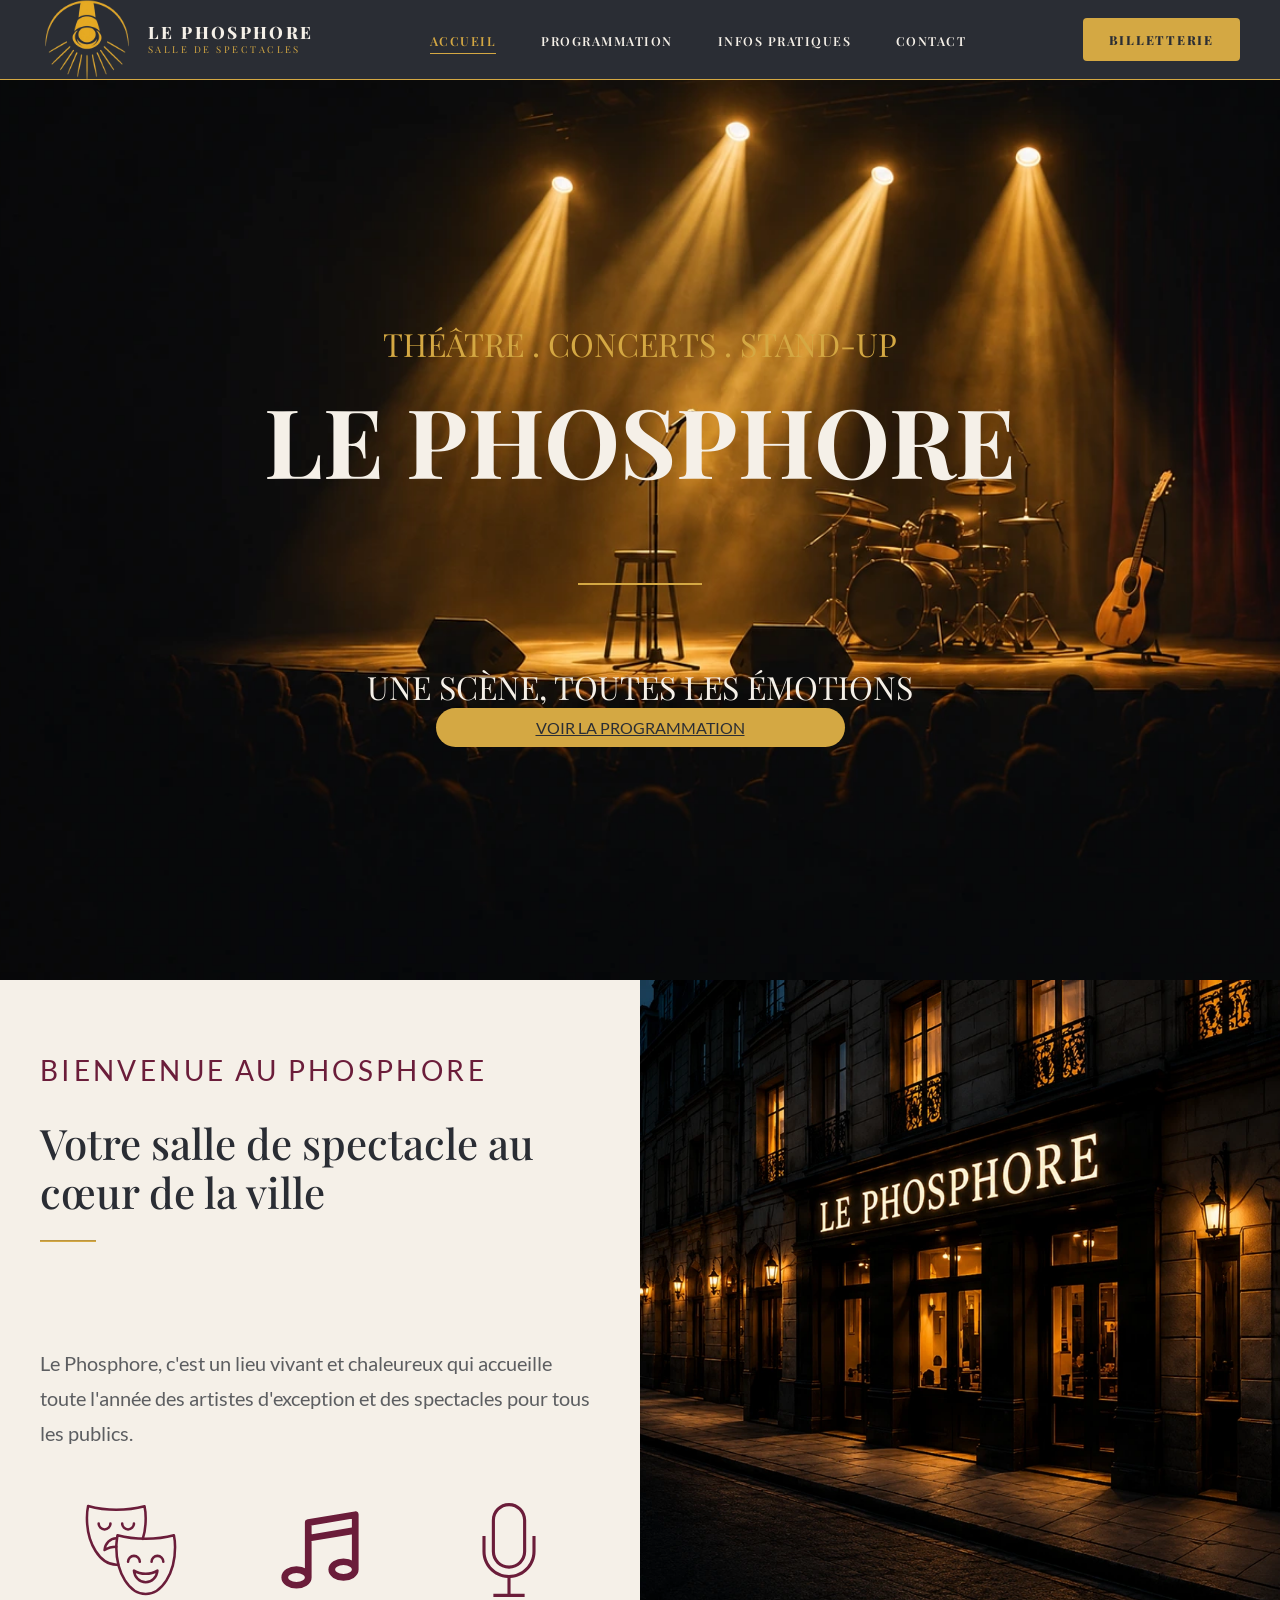
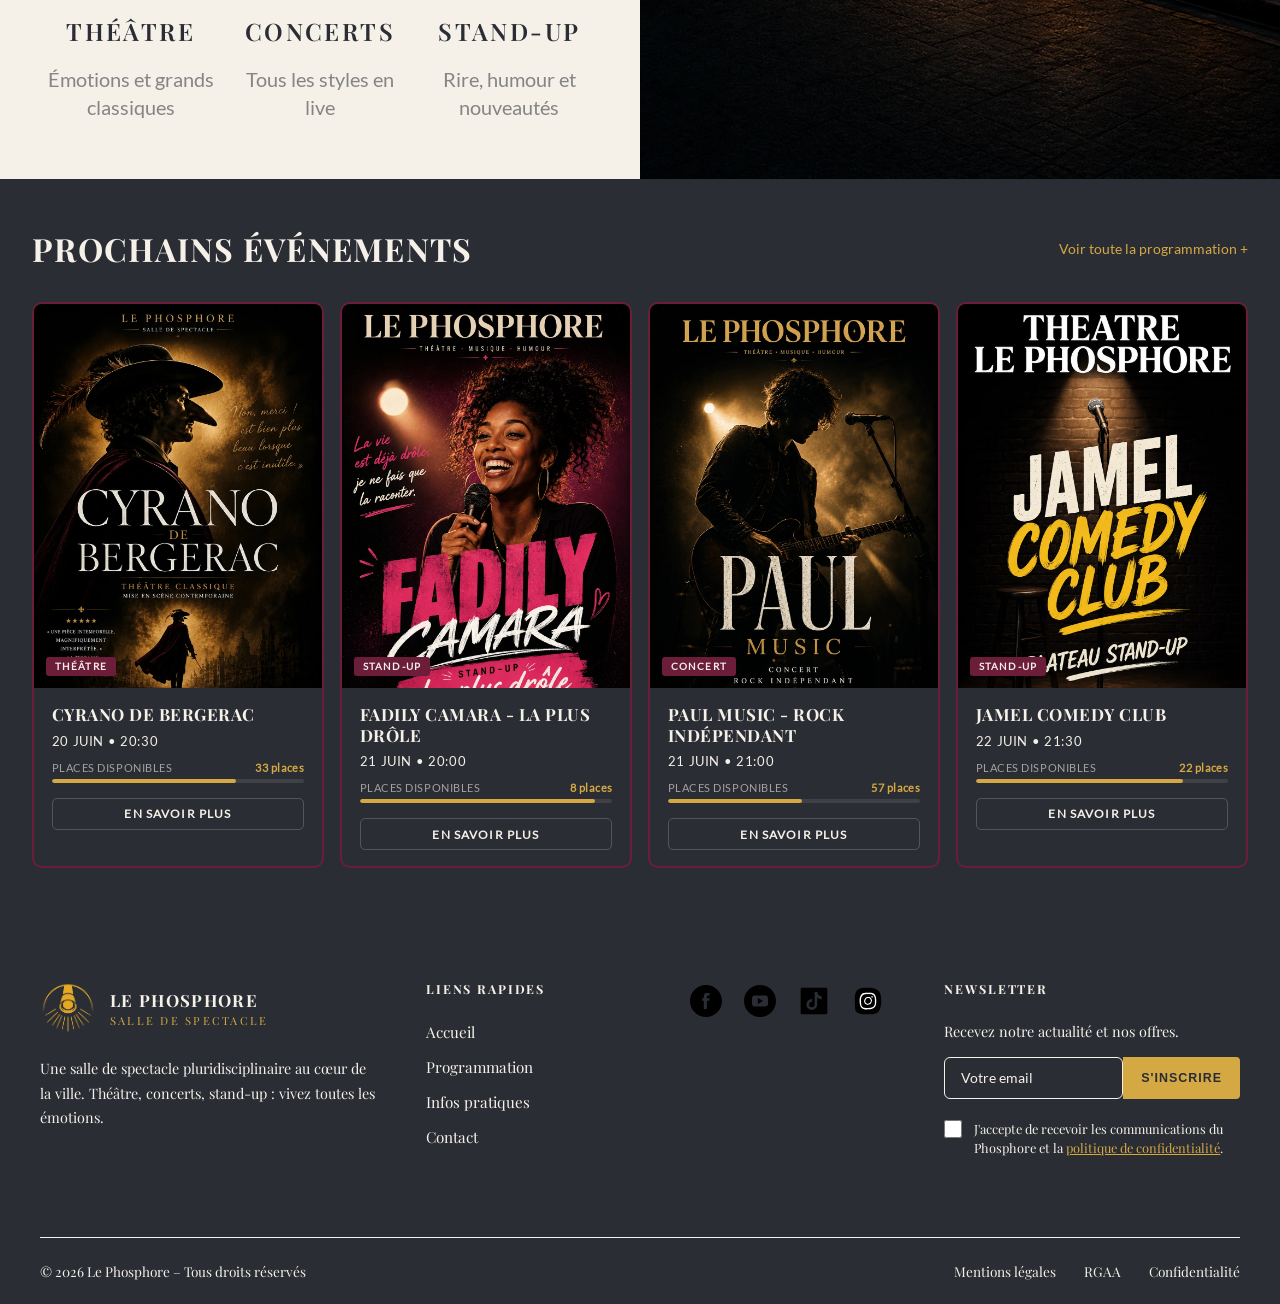
<file: index.html>
<!doctype html>
<html lang="fr">
  <head>
    <meta charset="UTF-8" />
    <meta name="viewport" content="width=device-width, initial-scale=1.0" />
    <!-- SEO meta description for search engines -->
    <meta
      name="description"
      content="Le Phosphore, salle de spectacle parisienne : théâtre, concerts et stand-up. Découvrez la programmation et réservez vos places."
    />
    <title>Le Phosphore — Salle de spectacle</title>
    <link rel="stylesheet" href="./css/style.min.css" />
    <link rel="icon" href="./img/picto-removebg-preview.webp" />
  </head>
  <body>
    <!-- Intro animation overlay: black fade + curtain opening effect on page load -->
    <div id="intro-animation">
      <div class="fade-black"></div>

      <div class="curtain curtain-left"></div>
      <div class="curtain curtain-right"></div>
    </div>
    <main>
      <!-- Hero section: full-viewport intro with title and CTA -->
      <section class="hero">
        <!-- Placeholder div, filled via jQuery .load() at the bottom of the page -->
        <div id="header"></div>

        <div class="hero__text">
          <div class="hero-1">
            <div class="hero-theme gold">théâtre . concerts . stand-up</div>
            <div><h1 class="hero-title">le phosphore</h1></div>
          </div>
          <hr />
          <div>
            <div class="hero-theme">Une scène, toutes les émotions</div>
            <div>
              <!-- Main CTA linking to the full programmation page -->
              <a href="./pages/programmation.html" class="hero-button"
                >VOIR LA PROGRAMMATION</a
              >
            </div>
          </div>
        </div>
      </section>

      <!-- Bio section: presentation of the venue + the 3 types of shows offered -->
      <section class="bio">
        <article class="bio-info">
          <p class="bio-title">bienvenue au phosphore</p>
          <h2>Votre salle de spectacle au cœur de la ville</h2>
          <hr />
          <p class="bio-text">
            Le Phosphore, c'est un lieu vivant et chaleureux qui accueille toute
            l'année des artistes d'exception et des spectacles pour tous les
            publics.
          </p>

          <!-- 3 feature cards: theatre / concerts / stand-up, each with icon + title + short description -->
          <ul class="bio-features">
            <li>
              <img
                src="./img/favicon_io/icons-theatre.svg"
                alt="theatre"
                class="bio-feature-icon"
              />
              <h3>Théâtre</h3>
              <p>Émotions et grands classiques</p>
            </li>
            <li>
              <img
                src="./img/favicon_io/music-svgrepo-com-1.svg"
                alt="concerts"
                class="bio-feature-icon"
              />
              <h3>Concerts</h3>
              <p>Tous les styles en live</p>
            </li>
            <li>
              <img
                src="./img/favicon_io/micro-svgrepo-com-1.svg"
                alt="stand-up"
                class="bio-feature-icon"
              />
              <h3>Stand-up</h3>
              <p>Rire, humour et nouveautés</p>
            </li>
          </ul>
        </article>

        <!-- Decorative photo of the venue's facade -->
        <figure class="bio-img">
          <img src="./img/phosphore.webp" alt="Façade du Phosphore" />
        </figure>
      </section>

      <!-- Upcoming events preview: header + link to full schedule, grid populated dynamically by JS -->
      <section class="programmation">
        <div class="programmation__header">
          <h2 class="programmation__title">Prochains Événements</h2>
          <a href="./pages/programmation.html" class="programmation__link"
            >Voir toute la programmation +</a
          >
        </div>
        <!-- Empty container, filled at runtime by index-programmation.js (fetches spectacles.json) -->
        <div class="programmation__grid" id="programmation-grid"></div>
      </section>

      <!-- Placeholder div, filled via jQuery .load() at the bottom of the page -->
      <div id="footer"></div>
    </main>

    <!-- jQuery, required for the .load() calls below -->
    <script src="https://code.jquery.com/jquery-3.7.1.min.js"></script>
    <script src="./js/header.js"></script>
    <script src="./js/index-programmation.js"></script>
    <script>
      // Inject shared header/footer HTML into their placeholder divs
      $("#header").load("/pages/header.html");
      $("#footer").load("/pages/footer.html");
    </script>
  </body>
</html>
</file>
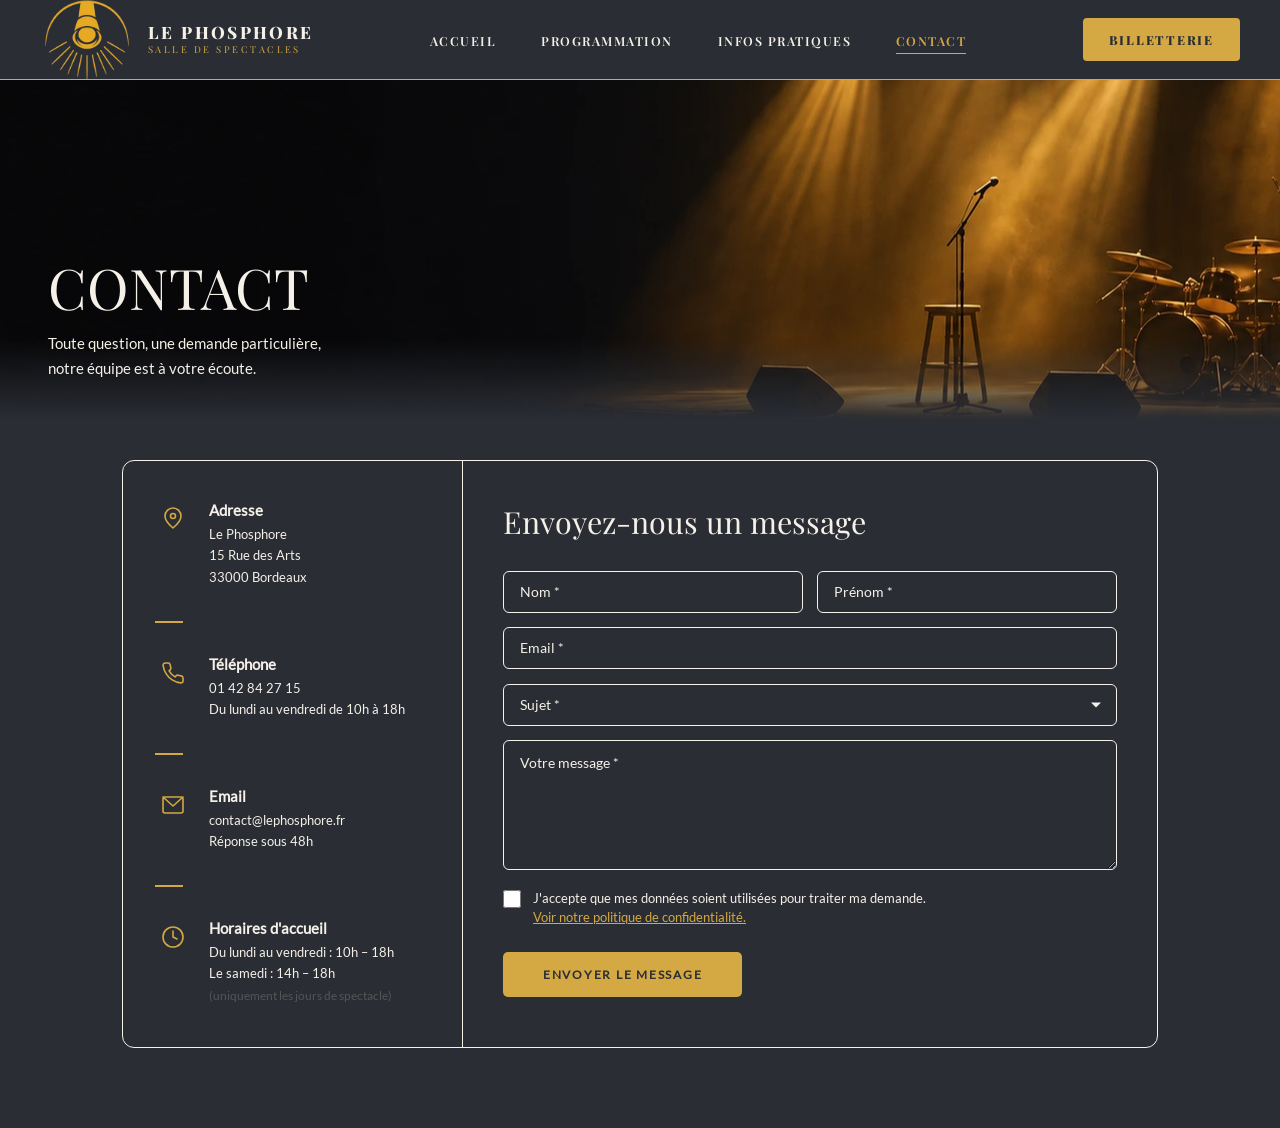
<file: pages/contact.html>
<!doctype html>
<html lang="fr">
  <head>
    <meta charset="UTF-8" />
    <meta name="viewport" content="width=device-width, initial-scale=1.0" />
    <meta
      name="description"
      content="Le Phosphore, salle de spectacle parisienne : théâtre, concerts et stand-up. Découvrez la programmation et réservez vos places."
    />
    <!-- Generic placeholder title, not yet customized for this page -->
    <title>Contact</title>
    <link rel="stylesheet" href="/css/style.min.css" />
    <link rel="icon" href="/img/picto-removebg-preview.webp" />
  </head>
  <!-- .info-contact applies the dark background + full-height styling for this page -->
  <body class="info-contact">
    <!-- Placeholder div, filled via jQuery .load() at the bottom of the page -->
    <div id="header"></div>

    <!-- Hero banner: background image + page title -->
    <div class="contact">
      <div class="contact__bg"></div>
      <div class="contact__fade"></div>
      <div class="contact__content">
        <h1>Contact</h1>
        <p>
          Toute question, une demande particulière,<br />notre équipe est à
          votre écoute.
        </p>
      </div>
    </div>

    <!-- Centered wrapper holding the contact info card + form -->
    <div class="contact-wrap">
      <div class="contact-panel">
        <!-- Left column: address, phone, email, opening hours -->
        <aside class="contact-info">
          <!-- Address block -->
          <div class="info-item">
            <div class="info-item__icon">
              <svg viewBox="0 0 24 24">
                <path
                  d="M12 21s-8-6.686-8-12a8 8 0 0 1 16 0c0 5.314-8 12-8 12z"
                />
                <circle cx="12" cy="9" r="2.5" />
              </svg>
            </div>
            <div class="info-item__text">
              <p class="info-item__title">Adresse</p>
              <p class="info-item__detail">
                Le Phosphore<br />15 Rue des Arts<br />33000 Bordeaux
              </p>
            </div>
          </div>

          <hr class="info-divider" />

          <!-- Phone block -->
          <div class="info-item">
            <div class="info-item__icon">
              <svg viewBox="0 0 24 24">
                <path
                  d="M22 16.92v3a2 2 0 0 1-2.18 2 19.8 19.8 0 0 1-8.63-3.07A19.5 19.5 0 0 1 5.2 12.9 19.8 19.8 0 0 1 2.12 4.3 2 2 0 0 1 4.11 2h3a2 2 0 0 1 2 1.72 12.8 12.8 0 0 0 .7 2.81 2 2 0 0 1-.45 2.11L8.09 9.91a16 16 0 0 0 6 6l1.27-1.27a2 2 0 0 1 2.11-.45 12.8 12.8 0 0 0 2.81.7A2 2 0 0 1 22 16.92z"
                />
              </svg>
            </div>
            <div class="info-item__text">
              <p class="info-item__title">Téléphone</p>
              <p class="info-item__detail">
                <a href="tel:0142842715">01 42 84 27 15</a><br />
                Du lundi au vendredi de 10h à 18h
              </p>
            </div>
          </div>

          <hr class="info-divider" />

          <!-- Email block -->
          <div class="info-item">
            <div class="info-item__icon">
              <svg viewBox="0 0 24 24">
                <rect x="2" y="4" width="20" height="16" rx="2" />
                <polyline points="2,4 12,13 22,4" />
              </svg>
            </div>
            <div class="info-item__text">
              <p class="info-item__title">Email</p>
              <p class="info-item__detail">
                <a href="mailto:contact@lephosphore.fr"
                  >contact@lephosphore.fr</a
                ><br />
                Réponse sous 48h
              </p>
            </div>
          </div>

          <hr class="info-divider" />

          <!-- Opening hours block -->
          <div class="info-item">
            <div class="info-item__icon">
              <svg viewBox="0 0 24 24">
                <circle cx="12" cy="12" r="10" />
                <polyline points="12,6 12,12 16,14" />
              </svg>
            </div>
            <div class="info-item__text">
              <p class="info-item__title">Horaires d'accueil</p>
              <p class="info-item__detail">
                Du lundi au vendredi : 10h – 18h<br />
                Le samedi : 14h – 18h<br />
                <!-- Inline style overrides the design system; hardcoded dark gray on a dark background -->
                <span style="color: #555; font-size: 0.78rem"
                  >(uniquement les jours de spectacle)</span
                >
              </p>
            </div>
          </div>
        </aside>

        <!-- Right column: contact form (note: not wrapped in an actual <form> element) -->
        <div class="contact-form">
          <h2>Envoyez-nous un message</h2>

          <div class="form-row">
            <!-- "Nom" / "Prénom" fields, side by side -->
            <input type="text" placeholder="Nom *" required />
            <input type="text" placeholder="Prénom *" required />
          </div>

          <div class="form-group">
            <input type="email" placeholder="Email *" required />
          </div>

          <div class="form-group">
            <!-- .select-wrap adds the custom dropdown arrow via CSS -->
            <div class="select-wrap">
              <select required>
                <option value="" disabled selected>Sujet *</option>
                <option>Réservation</option>
                <option>Partenariat</option>
                <option>Presse &amp; médias</option>
                <option>Projets</option>
                <option>Autre</option>
              </select>
            </div>
          </div>

          <div class="form-group">
            <textarea placeholder="Votre message *" required></textarea>
          </div>

          <!-- RGPD consent checkbox, required before submitting -->
          <div class="form-check">
            <input type="checkbox" id="rgpd" required />
            <label for="rgpd">
              J'accepte que mes données soient utilisées pour traiter ma
              demande.<br />
              <a href="#">Voir notre politique de confidentialité.</a>
            </label>
          </div>

          <button type="submit" class="btn-submit">Envoyer le message</button>
        </div>
      </div>
    </div>

    <!-- header.js loaded a second time here -->
    <script src="/js/header.js"></script>
    <script src="https://code.jquery.com/jquery-3.7.1.min.js"></script>
    <script>
      // Inject the shared header HTML into its placeholder div
      $("#header").load("/pages/header.html");
    </script>
  </body>
</html>
</file>
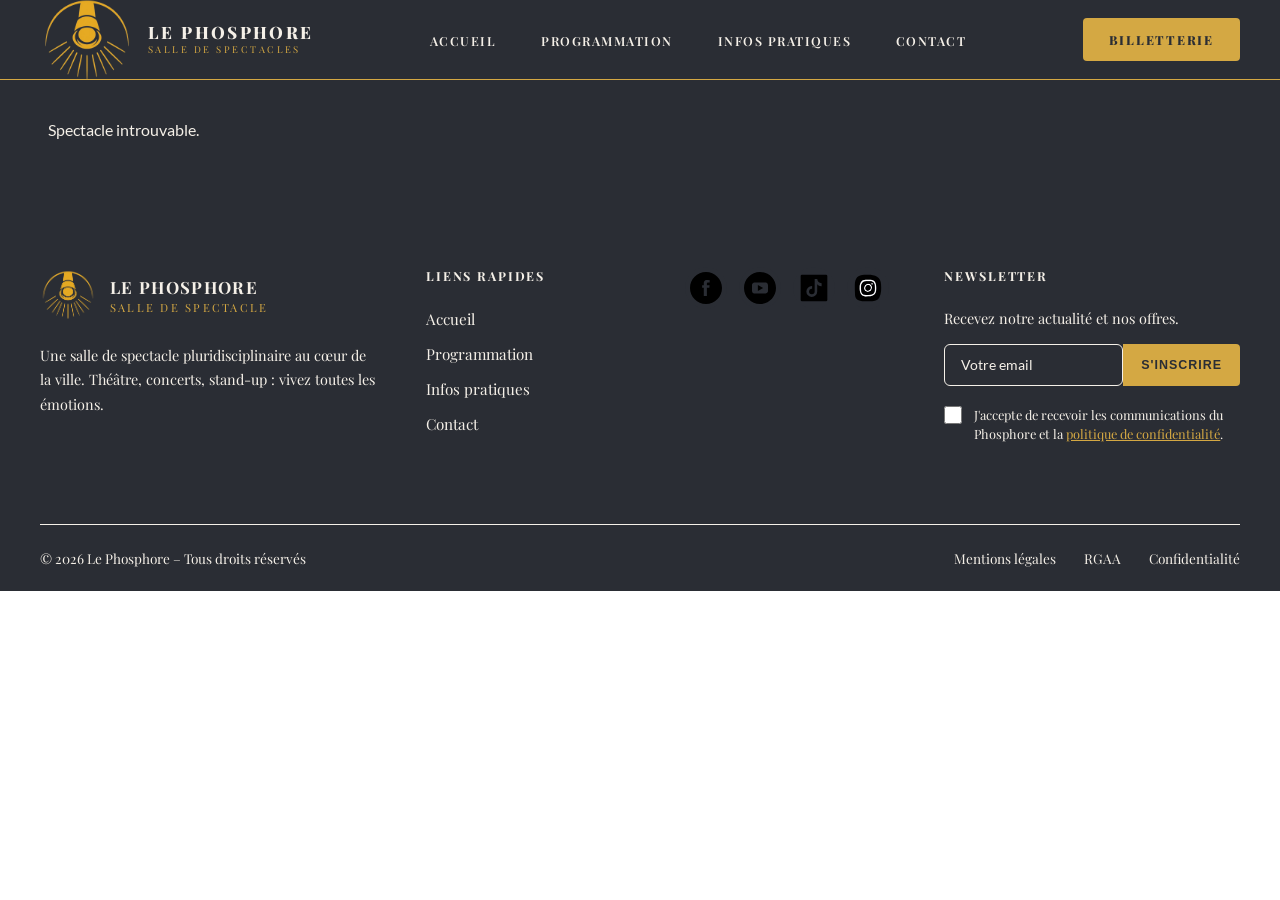
<file: pages/fiche-programmation.html>
<!doctype html>
<html lang="fr">
  <head>
    <meta charset="UTF-8" />
    <meta name="viewport" content="width=device-width, initial-scale=1.0" />
    <meta
      name="description"
      content="Le Phosphore, salle de spectacle parisienne : théâtre, concerts et stand-up. Découvrez la programmation et réservez vos places."
    />
    <!-- Generic page title, not dynamic per show — consider updating via JS once the show data loads -->
    <title>fiche programmation</title>
    <link rel="stylesheet" href="/css/style.min.css" />
    <link rel="icon" href="/img/picto-removebg-preview.webp" />
  </head>
  <body>
    <!-- Placeholder div, filled via jQuery .load() at the bottom of the page -->
    <div id="header"></div>

    <!-- Empty container, populated at runtime by fiche-programmation.js -->
    <!-- (likely reads a show ID from the URL query string, fetches spectacles.json, and injects the matching .fiche-spectacle markup) -->
    <section class="fiche-spectacle"></section>

    <!-- Placeholder div, filled via jQuery .load() at the bottom of the page -->
    <div id="footer"></div>

    <script src="https://code.jquery.com/jquery-3.7.1.min.js"></script>
    <script src="/js/header.js"></script>
    <script src="/js/fiche-programmation.js"></script>
    <script>
      // Inject shared header/footer HTML into their placeholder divs
      $("#header").load("/pages/header.html");
      $("#footer").load("/pages/footer.html");
    </script>
  </body>
</html>
</file>
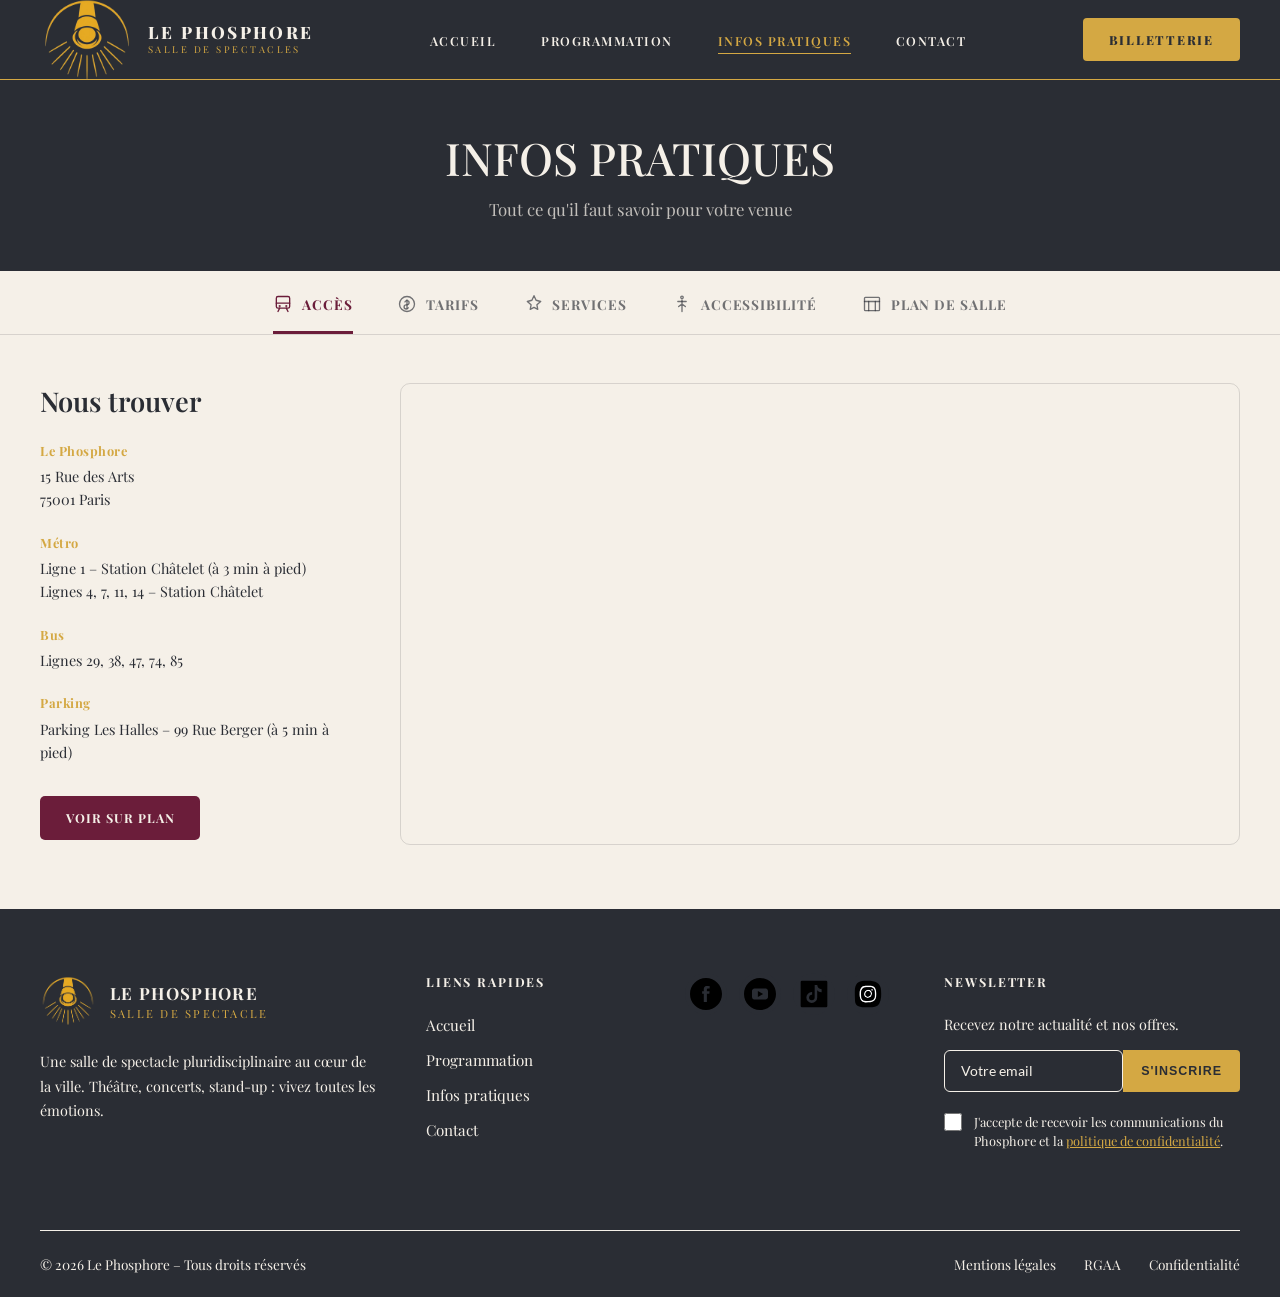
<file: pages/infos.html>
<!doctype html>
<html lang="fr">
  <head>
    <meta charset="UTF-8" />
    <meta name="viewport" content="width=device-width, initial-scale=1.0" />
    <meta
      name="description"
      content="Le Phosphore, salle de spectacle parisienne : théâtre, concerts et stand-up. Découvrez la programmation et réservez vos places."
    />
    <!-- Generic placeholder title, same issue as on the Contact page -->
    <title>Info Pratique</title>
    <link rel="icon" href="/img/picto-removebg-preview.webp" />
    <link rel="stylesheet" href="/css/style.min.css" />
  </head>
  <!-- .infos-page gives this page its light background, as seen in infos.scss -->
  <body class="infos-page">
    <!-- Placeholder div, filled via jQuery .load() at the bottom of the page -->
    <div id="header"></div>

    <!-- Dark intro banner -->
    <div class="page-header">
      <h1>Infos pratiques</h1>
      <p>Tout ce qu'il faut savoir pour votre venue</p>
    </div>

    <!-- ══ TABS ══ -->
    <!-- Tab navigation bar, "Accès" active by default. JS (infos.js) presumably reads data-tab and toggles .active on the matching #panel-* -->
    <div class="tabs-bar">
      <div class="tabs">
        <button class="tab-btn active" data-tab="acces">
          <svg viewBox="0 0 24 24">
            <rect x="4" y="3" width="16" height="14" rx="2" />
            <line x1="4" y1="11" x2="20" y2="11" />
            <circle cx="8" cy="14.5" r="0.5" />
            <circle cx="16" cy="14.5" r="0.5" />
            <path d="M8 17l-2 4M16 17l2 4" />
          </svg>
          Accès
        </button>
        <button class="tab-btn" data-tab="tarifs">
          <svg viewBox="0 0 24 24">
            <circle cx="12" cy="12" r="9" />
            <line x1="12" y1="7" x2="12" y2="17" />
            <path
              d="M9.5 9.5a2.5 2.5 0 0 1 2.5-1.5 2.5 2.5 0 0 1 0 5h-1a2.5 2.5 0 0 0 0 5 2.5 2.5 0 0 0 2.5-1.5"
            />
          </svg>
          Tarifs
        </button>
        <button class="tab-btn" data-tab="services">
          <svg viewBox="0 0 24 24">
            <path
              d="M12 2l2.5 5.5L20 9l-4.5 4 1 5.5L12 16l-4.5 2.5 1-5.5L4 9l5.5-1.5z"
            />
          </svg>
          Services
        </button>
        <button class="tab-btn" data-tab="accessibilite">
          <svg viewBox="0 0 24 24">
            <circle cx="12" cy="4" r="1.5" />
            <path d="M12 7v5l4 3M12 12l-4 3M12 12v9" />
            <path d="M7 9h10" />
          </svg>
          Accessibilité
        </button>
        <button class="tab-btn" data-tab="plan">
          <svg viewBox="0 0 24 24">
            <rect x="3" y="4" width="18" height="16" rx="1" />
            <line x1="3" y1="9" x2="21" y2="9" />
            <line x1="8" y1="9" x2="8" y2="20" />
            <line x1="16" y1="9" x2="16" y2="20" />
          </svg>
          Plan de salle
        </button>
      </div>
    </div>

    <!-- ══ TAB: ACCÈS ══ -->
    <!-- Active panel on page load, matching the "acces" tab button above -->
    <div class="tab-panel active" id="panel-acces">
      <div class="panel-inner">
        <div class="access-layout">
          <div class="access-info">
            <h2>Nous trouver</h2>

            <div class="access-block">
              <h3>Le Phosphore</h3>
              <p>15 Rue des Arts<br />75001 Paris</p>
            </div>

            <!-- Metro lines specific to Paris (Châtelet) -->
            <div class="access-block">
              <h3>Métro</h3>
              <p>
                Ligne 1 – Station Châtelet (à 3 min à pied)<br />Lignes 4, 7,
                11, 14 – Station Châtelet
              </p>
            </div>

            <div class="access-block">
              <h3>Bus</h3>
              <p>Lignes 29, 38, 47, 74, 85</p>
            </div>

            <div class="access-block">
              <h3>Parking</h3>
              <p>Parking Les Halles – 99 Rue Berger (à 5 min à pied)</p>
            </div>

            <a
              href="https://www.google.com/maps?q=15+Rue+des+Arts,75001+Paris"
              target="_blank"
              class="btn-bordeaux"
              >Voir sur plan</a
            >
          </div>

          <div class="map-embed">
            <!-- Comment left in by the original template: q= still needs to be replaced with the real address -->
            <!-- Replace the q= param with the real address, or use a Google Maps API key for a custom embed -->
            <!-- This embed currently points to "Opéra National de Bordeaux", not the address listed above -->
            <iframe
              src="https://www.google.com/maps/embed?pb=!1m18!1m12!1m3!1d1189.4394370533491!2d-0.5752954084146933!3d44.84234711342871!2m3!1f0!2f0!3f0!3m2!1i1024!2i768!4f13.1!3m3!1m2!1s0xd5527da44cfc085%3A0x753333f9128100e1!2sOp%C3%A9ra%20National%20de%20Bordeaux%20-%20Grand-Th%C3%A9%C3%A2tre!5e0!3m2!1sfr!2sfr!4v1781779183670!5m2!1sfr!2sfr"
              width="600"
              height="450"
              style="border: 0"
              allowfullscreen=""
              loading="lazy"
              referrerpolicy="no-referrer-when-downgrade"
            ></iframe>
          </div>
        </div>
      </div>
    </div>

    <!-- ══ TAB: TARIFS ══ -->
    <div class="tab-panel" id="panel-tarifs">
      <div class="panel-inner">
        <!-- Inline style duplicated across all 4 remaining panel headings instead of a shared CSS class -->
        <h2
          style="
            font-family: &quot;EB Garamond&quot;, serif;
            font-size: 1.7rem;
            font-weight: 600;
            margin-bottom: 1.6rem;
          "
        >
          Nos tarifs
        </h2>
        <div class="tarifs-grid">
          <div class="tarif-card">
            <h3>Plein tarif</h3>
            <div class="price">28€</div>
            <p>
              Tarif standard pour tous les spectacles, hors événements
              exceptionnels.
            </p>
          </div>
          <div class="tarif-card">
            <h3>Tarif réduit</h3>
            <div class="price">20€</div>
            <p>
              Étudiants, demandeurs d'emploi, moins de 26 ans (sur présentation
              d'un justificatif).
            </p>
          </div>
          <div class="tarif-card">
            <h3>Carte fidélité</h3>
            <div class="price">15€ <span>/place</span></div>
            <p>
              À partir de 5 spectacles réservés sur la saison. Avantages
              exclusifs inclus.
            </p>
          </div>
        </div>
      </div>
    </div>

    <!-- ══ TAB: SERVICES ══ -->
    <div class="tab-panel" id="panel-services">
      <div class="panel-inner">
        <h2
          style="
            font-family: &quot;EB Garamond&quot;, serif;
            font-size: 1.7rem;
            font-weight: 600;
            margin-bottom: 1.6rem;
          "
        >
          Nos services
        </h2>
        <!-- 6 service cards: vestiaire, bar, billetterie, groupes, boutique, privatisation -->
        <div class="services-grid">
          <div class="service-card">
            <div class="service-card__icon">
              <svg viewBox="0 0 24 24">
                <path
                  d="M3 10h18M5 6h14a2 2 0 0 1 2 2v10a2 2 0 0 1-2 2H5a2 2 0 0 1-2-2V8a2 2 0 0 1 2-2z"
                />
              </svg>
            </div>
            <h3>Vestiaire</h3>
            <p>
              Un vestiaire gratuit est à votre disposition à l'entrée de la
              salle.
            </p>
          </div>
          <div class="service-card">
            <div class="service-card__icon">
              <svg viewBox="0 0 24 24"><path d="M6 3h12l2 6-8 12L4 9z" /></svg>
            </div>
            <h3>Bar &amp; restauration</h3>
            <p>
              Un bar est ouvert avant chaque représentation et pendant
              l'entracte.
            </p>
          </div>
          <div class="service-card">
            <div class="service-card__icon">
              <svg viewBox="0 0 24 24">
                <rect x="5" y="2" width="14" height="20" rx="2" />
                <line x1="12" y1="18" x2="12" y2="18" />
              </svg>
            </div>
            <h3>Billetterie en ligne</h3>
            <p>
              Réservez et payez vos places directement depuis notre site, à tout
              moment.
            </p>
          </div>
          <div class="service-card">
            <div class="service-card__icon">
              <svg viewBox="0 0 24 24">
                <circle cx="12" cy="12" r="9" />
                <path d="M9 10s.5-2 3-2 3 2 3 2" />
              </svg>
            </div>
            <h3>Accueil groupes</h3>
            <p>
              Tarifs et accompagnement dédiés pour les groupes à partir de 10
              personnes.
            </p>
          </div>
          <div class="service-card">
            <div class="service-card__icon">
              <svg viewBox="0 0 24 24">
                <rect x="2" y="7" width="20" height="14" rx="2" />
                <path d="M16 21V5a2 2 0 0 0-2-2h-4a2 2 0 0 0-2 2v16" />
              </svg>
            </div>
            <h3>Boutique</h3>
            <p>
              Affiches, goodies et produits de nos artistes disponibles sur
              place.
            </p>
          </div>
          <div class="service-card">
            <div class="service-card__icon">
              <svg viewBox="0 0 24 24">
                <path
                  d="M12 2a3 3 0 0 1 3 3v4a3 3 0 0 1-6 0V5a3 3 0 0 1 3-3z"
                />
                <path d="M19 10a7 7 0 0 1-14 0" />
                <line x1="12" y1="17" x2="12" y2="22" />
              </svg>
            </div>
            <h3>Espace privatisable</h3>
            <p>
              Organisez vos événements professionnels ou privés dans notre
              salle.
            </p>
          </div>
        </div>
      </div>
    </div>

    <!-- ══ TAB: ACCESSIBILITÉ ══ -->
    <div class="tab-panel" id="panel-accessibilite">
      <div class="panel-inner">
        <h2
          style="
            font-family: &quot;EB Garamond&quot;, serif;
            font-size: 1.7rem;
            font-weight: 600;
            margin-bottom: 1.6rem;
          "
        >
          Accessibilité
        </h2>
        <!-- 4 accessibility info rows: wheelchair access, hearing loop, adapted restrooms, personalized welcome -->
        <div class="accessibility-list">
          <div class="accessibility-item">
            <div class="accessibility-item__icon">
              <svg viewBox="0 0 24 24">
                <circle cx="12" cy="4" r="1.5" />
                <path d="M12 7v5l4 3M12 12l-4 3M12 12v9" />
              </svg>
            </div>
            <div>
              <h3>Accès fauteuil roulant</h3>
              <p>
                La salle dispose de places réservées et d'un accès de plain-pied
                depuis l'entrée principale.
              </p>
            </div>
          </div>
          <div class="accessibility-item">
            <div class="accessibility-item__icon">
              <svg viewBox="0 0 24 24">
                <path d="M3 18v-6a9 9 0 0 1 18 0v6" />
                <path
                  d="M21 19a2 2 0 0 1-2 2h-1a2 2 0 0 1-2-2v-3a2 2 0 0 1 2-2h3zM3 19a2 2 0 0 0 2 2h1a2 2 0 0 0 2-2v-3a2 2 0 0 0-2-2H3z"
                />
              </svg>
            </div>
            <div>
              <h3>Boucle magnétique</h3>
              <p>
                Un système de boucle magnétique est disponible pour les
                personnes malentendantes équipées d'appareils compatibles.
              </p>
            </div>
          </div>
          <div class="accessibility-item">
            <div class="accessibility-item__icon">
              <svg viewBox="0 0 24 24">
                <circle cx="12" cy="12" r="9" />
                <line x1="8" y1="12" x2="16" y2="12" />
                <line x1="12" y1="8" x2="12" y2="16" />
              </svg>
            </div>
            <div>
              <h3>Sanitaires adaptés</h3>
              <p>
                Des toilettes accessibles sont disponibles à chaque niveau de la
                salle.
              </p>
            </div>
          </div>
          <div class="accessibility-item">
            <div class="accessibility-item__icon">
              <svg viewBox="0 0 24 24">
                <path
                  d="M22 16.92v3a2 2 0 0 1-2.18 2 19.8 19.8 0 0 1-8.63-3.07A19.5 19.5 0 0 1 5.2 12.9 19.8 19.8 0 0 1 2.12 4.3 2 2 0 0 1 4.11 2h3a2 2 0 0 1 2 1.72c.12.81.34 1.6.64 2.34a2 2 0 0 1-.45 2.11L8.09 9.91a16 16 0 0 0 6 6l1.27-1.27a2 2 0 0 1 2.11-.45c.74.3 1.53.52 2.34.64A2 2 0 0 1 22 16.92z"
                />
              </svg>
            </div>
            <div>
              <h3>Accueil personnalisé</h3>
              <p>
                Contactez-nous avant votre venue pour préparer un accompagnement
                adapté à vos besoins.
              </p>
            </div>
          </div>
        </div>
      </div>
    </div>

    <!-- ══ TAB: PLAN DE SALLE ══ -->
    <div class="tab-panel" id="panel-plan">
      <div class="panel-inner">
        <h2
          style="
            font-family: &quot;EB Garamond&quot;, serif;
            font-size: 1.7rem;
            font-weight: 600;
            margin-bottom: 1.6rem;
          "
        >
          Plan de salle
        </h2>
        <!-- Placeholder block, content not implemented yet -->
        <div class="plan-wrap">
          <div class="plan-wrap">
            <div class="seat-map">
              <div class="seat-map__stage" aria-hidden="true">SCÈNE</div>

              <div class="seat-map__rows" id="seatMapRows"></div>

              <div
                class="seat-map__tooltip"
                id="seatMapTooltip"
                role="tooltip"
                hidden
              ></div>

              <ul
                class="seat-map__legend"
                aria-label="Légende des catégories de places"
              >
                <li class="seat-map__legend-item">
                  <span
                    class="seat-map__legend-swatch seat-map__legend-swatch--or"
                    aria-hidden="true"
                  ></span>
                  Carré Or — environ 45 €
                </li>
                <li class="seat-map__legend-item">
                  <span
                    class="seat-map__legend-swatch seat-map__legend-swatch--argent"
                    aria-hidden="true"
                  ></span>
                  Carré Argent — environ 35 €
                </li>
                <li class="seat-map__legend-item">
                  <span
                    class="seat-map__legend-swatch seat-map__legend-swatch--basique"
                    aria-hidden="true"
                  ></span>
                  Basique — environ 28 €
                </li>
                <li class="seat-map__legend-item">
                  <span
                    class="seat-map__legend-swatch seat-map__legend-swatch--pmr"
                    aria-hidden="true"
                  ></span>
                  PMR — environ 28 €
                </li>
              </ul>
            </div>
          </div>
        </div>
      </div>
    </div>

    <!-- Placeholder div, filled via jQuery .load() at the bottom of the page -->
    <div id="footer"></div>

    <!-- header.js, index-programmation.js, and infos.js are all loaded BEFORE jQuery here -->
    <script src="https://code.jquery.com/jquery-3.7.1.min.js"></script>
    <script src="/js/header.js"></script>
    <script src="/js/index-programmation.js"></script>
    <script src="/js/infos.js"></script>
    <script src="/js/plan-salle.js"></script>

    <script>
      $("#header").load("/pages/header.html");
      $("#footer").load("/pages/footer.html");
    </script>
  </body>
</html>
</file>
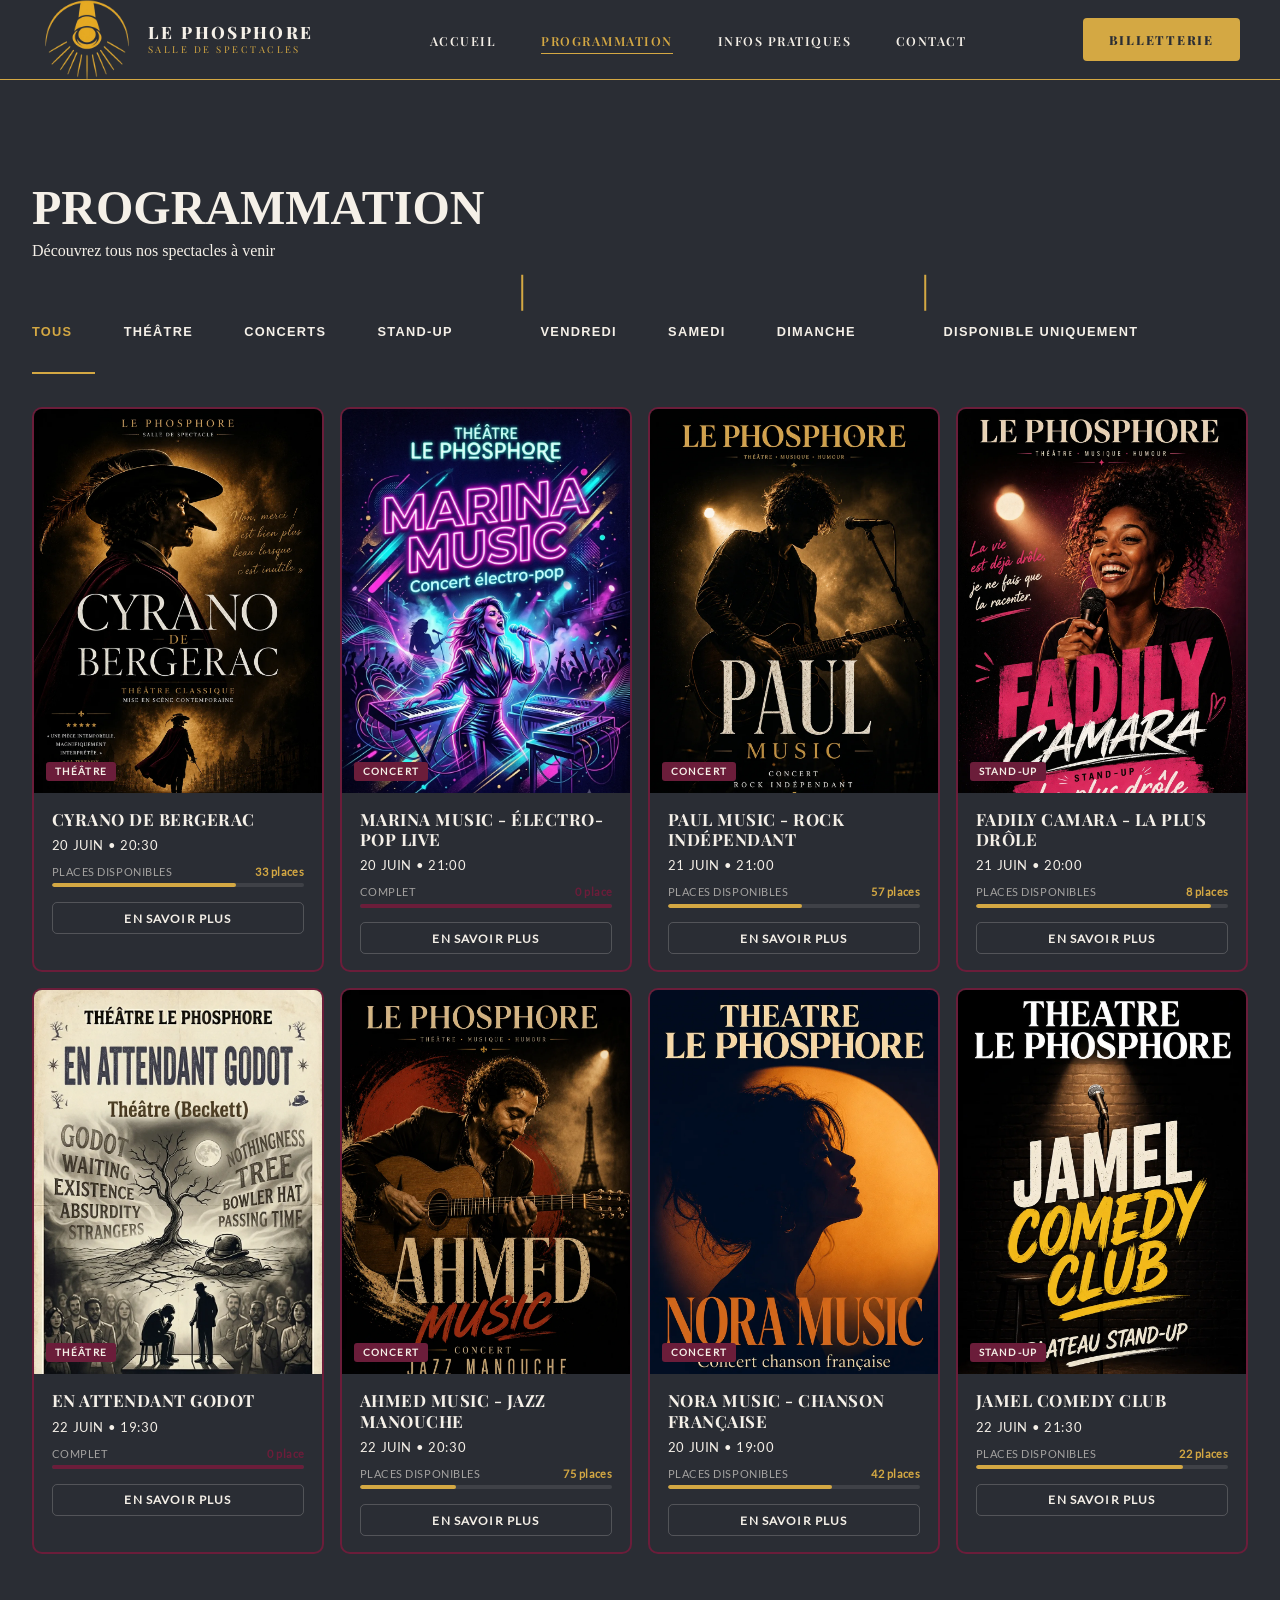
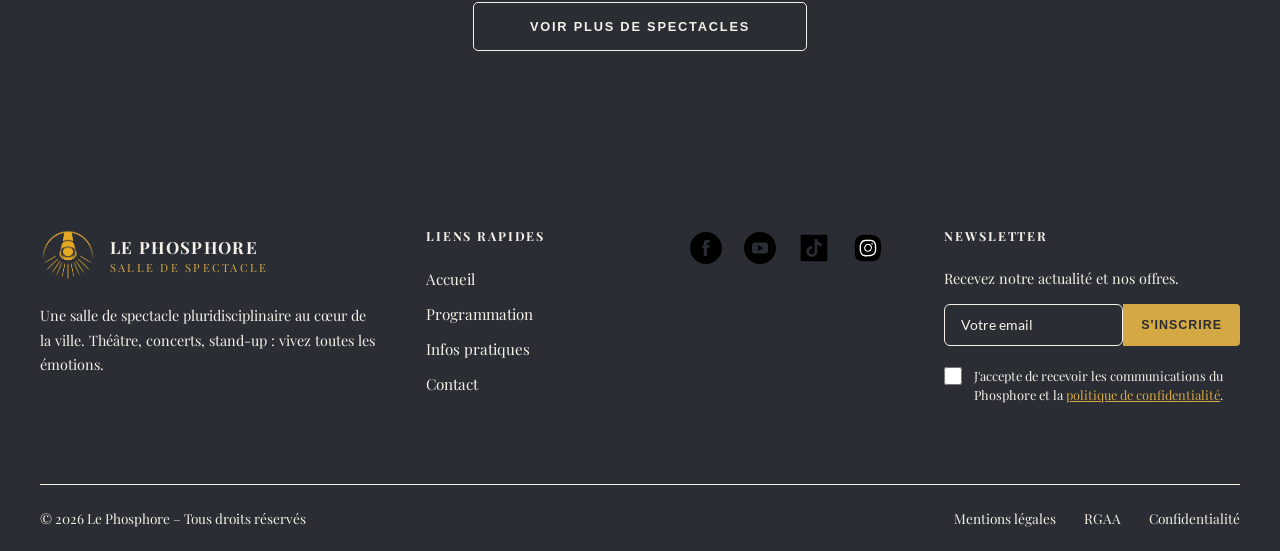
<file: pages/programmation.html>
<!doctype html>
<html lang="fr">
  <head>
    <meta charset="UTF-8" />
    <meta name="viewport" content="width=device-width, initial-scale=1.0" />
    <meta
      name="description"
      content="Le Phosphore, salle de spectacle parisienne : théâtre, concerts et stand-up. Découvrez la programmation et réservez vos places."
    />
    <title>Programmation</title>
    <link rel="icon" href="/img/picto-removebg-preview.webp" />
    <link rel="stylesheet" href="/css/style.min.css" />
  </head>
  <body>
    <!-- Placeholder div, filled via jQuery .load() at the bottom of the page -->
    <div id="header"></div>

    <section class="programmation">
      <!-- Page title block -->
      <div class="page-header-prog">
        <h1>Programmation</h1>
        <p>Découvrez tous nos spectacles à venir</p>
      </div>

      <!-- Filters bar: category, day, and availability filters, all toggled via JS (programmation.js) -->
      <div class="filters">
        <!-- Category filters: "Tous" active by default -->
        <button class="filter-btn active" data-filter="tous">Tous</button>
        <button class="filter-btn" data-filter="theatre">Théâtre</button>
        <button class="filter-btn" data-filter="concert">Concerts</button>
        <button class="filter-btn" data-filter="standup">Stand-up</button>

        <!-- Decorative vertical separator (rotated 90deg via CSS) between filter groups -->
        <hr class="filters-style" />

        <!-- Day filters, grouped with role="group" + aria-label for screen readers -->
        <div class="filter-days" role="group" aria-label="Filtrer par jour">
          <button
            class="filter-btn"
            data-day="5"
            type="button"
            aria-pressed="false"
          >
            Vendredi
          </button>
          <button
            class="filter-btn"
            data-day="6"
            type="button"
            aria-pressed="false"
          >
            Samedi
          </button>
          <button
            class="filter-btn"
            data-day="0"
            type="button"
            aria-pressed="false"
          >
            Dimanche
          </button>
        </div>

        <hr class="filters-style" />

        <!-- Toggle filter: show only shows with remaining availability -->
        <button
          class="filter-btn filter-btn--dispo"
          id="dispoFilterBtn"
          type="button"
          aria-pressed="false"
        >
          Disponible uniquement
        </button>
      </div>

      <!-- Empty grid, populated at runtime by programmation.js (fetches spectacles.json, renders cards, re-filters on button click) -->
      <div class="programmation__grid" id="eventsGrid"></div>

      <!-- Pagination/load-more control -->
      <div class="load-more">
        <button class="load-more__btn" id="loadMoreBtn">
          Voir plus de spectacles
        </button>
      </div>
    </section>

    <!-- Placeholder div, filled via jQuery .load() at the bottom of the page -->
    <div id="footer"></div>

    <script src="https://code.jquery.com/jquery-3.7.1.min.js"></script>
    <script src="/js/header.js"></script>
    <script src="/js/programmation.js"></script>
    <script>
      $("#header").load("/pages/header.html");
      $("#footer").load("/pages/footer.html");
    </script>
  </body>
</html>
</file>
<file: css/style.min.css>
.navbar{position:sticky;top:0;z-index:100;background:var(--bg-nav);height:var(--nav-height);display:flex;align-items:center;justify-content:space-between;padding:0 2.5rem;border-bottom:1px solid var(--gold);font-family:"playfair"}.nav-brand{display:flex;align-items:center;gap:14px;text-decoration:none;flex-shrink:0}.nav-logo{width:94px;height:94px;display:flex;align-items:center;justify-content:center;flex-shrink:0}.nav-brand-text{display:flex;flex-direction:column;gap:2px}.nav-brand-name{color:var(--text-white);font-size:17px;font-weight:800;letter-spacing:.14em;text-transform:uppercase;line-height:1}.nav-brand-sub{color:var(--gold);font-size:9.5px;letter-spacing:.26em;text-transform:uppercase;font-weight:400}.nav-links{display:flex;align-items:center;gap:2.8rem;list-style:none}.nav-links a{color:var(--text-white);text-decoration:none;font-size:12.5px;font-weight:600;letter-spacing:.12em;text-transform:uppercase;transition:color .2s;position:relative;padding-bottom:3px}.nav-links a::after{content:"";position:absolute;bottom:-2px;left:0;width:0;height:1.5px;background:var(--gold);transition:width .25s ease}.nav-links a:hover,.nav-links a.active{color:var(--gold)}.nav-links a:hover::after,.nav-links a.active::after{width:100%}.nav-cta{background:var(--gold);color:var(--bg-nav);font-size:12.5px;font-weight:800;letter-spacing:.14em;text-transform:uppercase;padding:13px 26px;border:none;border-radius:4px;cursor:pointer;text-decoration:none;flex-shrink:0;transition:background .2s,transform .1s;display:inline-flex;align-items:center}.nav-cta:hover{background:var(--text-red);color:var(--text-white)}.nav-cta:active{transform:scale(0.97)}.nav-toggle{display:none;flex-direction:column;gap:5px;background:none;border:none;cursor:pointer;padding:6px}.nav-toggle span{display:block;width:24px;height:2px;background:var(--text-white);border-radius:2px;transition:transform .3s,opacity .3s}.nav-toggle.open span:nth-child(1){transform:translateY(7px) rotate(45deg)}.nav-toggle.open span:nth-child(2){opacity:0}.nav-toggle.open span:nth-child(3){transform:translateY(-7px) rotate(-45deg)}.nav-mobile{display:none;flex-direction:column;background:var(--bg-nav);padding:1rem 2rem 1.5rem;border-top:1px solid var(--gold)}.nav-mobile.open{display:flex}.nav-mobile a{color:var(--text-white);text-decoration:none;font-size:13px;font-weight:600;letter-spacing:.12em;text-transform:uppercase;padding:14px 0;border-bottom:1px solid var(--gold);transition:color .2s}.nav-mobile a.active{color:var(--gold)}.nav-mobile a:last-child{border-bottom:none}.nav-mobile .nav-cta-mobile{margin-top:1.2rem;background:var(--gold);color:var(--bg-nav);font-size:12.5px;font-weight:800;letter-spacing:.14em;text-transform:uppercase;padding:14px 0;border-radius:4px;text-align:center;border:none}@media(max-width: 768px){.nav-links,.nav-cta{display:none}.nav-toggle{display:flex}.navbar{padding:0 1.5rem}}.hero{background-image:url("/img/scene-principale.webp");background-size:cover;background-repeat:no-repeat;background-position:right}.hero__text{display:flex;flex-direction:column;align-items:center;justify-content:center;text-align:center;min-height:100vh;padding:0 1.5rem}@media(max-width: 600px){.hero{background-position:center}}.hero-title{font-family:"playfair";font-size:96px}@media(max-width: 1024px){.hero-title{font-size:64px}}@media(max-width: 600px){.hero-title{font-size:40px}}.hero-theme{font-family:"playfair";font-size:32px;text-transform:uppercase;margin-bottom:10px}@media(max-width: 1024px){.hero-theme{font-size:22px}}@media(max-width: 600px){.hero-theme{font-size:16px}}.hero-1{margin-bottom:80px}@media(max-width: 1024px){.hero-1{margin-bottom:50px}}@media(max-width: 600px){.hero-1{margin-bottom:32px}}hr{height:2px;width:10%;background-color:var(--gold);margin-bottom:80px;border:none}@media(max-width: 1024px){hr{margin-bottom:50px}}@media(max-width: 600px){hr{width:20%;margin-bottom:32px}}.hero-button{background-color:var(--gold);color:var(--bg-nav);font-family:"lato";margin-top:10px;padding:10px 100px;border-radius:50px;border:none;cursor:pointer;transition:background-color .2s,color .2s}.hero-button:hover,.hero-button:focus-visible{background-color:var(--text-red);color:var(--text-white)}@media(max-width: 1024px){.hero-button{padding:10px 60px}}@media(max-width: 600px){.hero-button{padding:12px 32px;width:100%;max-width:320px}}.bio{display:grid;grid-template-columns:1fr 1fr;gap:0;background:var(--text-white);align-items:center}.bio-info{padding:3rem 2.5rem 2.5rem;display:flex;flex-direction:column;gap:1.5rem}.bio-info h2{font-family:"playfair";font-size:42px;font-weight:500;line-height:1.15;color:var(--bg-nav)}.bio-info hr{border:none;border-top:1px solid color-mix(in srgb, var(--bg-nav) 15%, transparent)}.bio-info>p{font-family:"lato";font-size:.875rem;line-height:1.75;color:color-mix(in srgb, var(--bg-nav) 75%, transparent)}.bio-title{font-family:"playfair";font-size:28px !important;font-weight:500;letter-spacing:.12em;text-transform:uppercase;color:var(--text-red) !important}.bio-features{list-style:none;display:grid;grid-template-columns:repeat(3, 1fr);gap:.5rem;margin-top:.5rem}.bio-features li{display:flex;flex-direction:column;align-items:center;text-align:center;gap:.5rem}.bio-features h3{font-family:"playfair";font-size:24px !important;font-weight:600;letter-spacing:.1em;text-transform:uppercase;color:var(--bg-nav);margin-bottom:10px;margin-top:10px}.bio-features p{font-family:"lato";font-size:20px !important;color:color-mix(in srgb, var(--bg-nav) 55%, transparent);line-height:1.4}.bio-feature-icon{width:94px;height:94px}.bio-img{position:relative;overflow:hidden;min-height:400px}.bio-img img{width:100%;height:100%;object-fit:cover;display:block}.bio-text{font-size:20px !important;margin-bottom:20px}@media(max-width: 1024px){.bio{grid-template-columns:1fr}.bio-info{padding:2.5rem 2rem 2rem}.bio-info h2{font-size:32px}.bio-feature-icon{width:72px;height:72px}.bio-img{min-height:320px}}@media(max-width: 600px){.bio-info{padding:2rem 1.5rem}.bio-info h2{font-size:26px}.bio-title{font-size:20px !important}.bio-features{grid-template-columns:1fr;gap:1.5rem}.bio-features h3{font-size:18px !important}.bio-features p{font-size:15px !important}.bio-feature-icon{width:56px;height:56px}.bio-img{min-height:240px}.bio-text{font-size:16px !important}}.programmation{margin:0 auto;padding:3rem 2rem;background-color:var(--bg-nav)}.programmation__header{display:flex;align-items:center;justify-content:space-between;margin-bottom:2rem}.programmation__title{font-family:"playfair";font-size:32px;font-weight:700;letter-spacing:.04em;text-transform:uppercase;color:var(--text-white)}.programmation__link{font-family:"lato";font-size:.875rem;font-weight:500;text-decoration:none;display:flex;align-items:center;gap:.4rem;transition:opacity .2s;color:var(--gold)}.programmation__link:hover{opacity:.75}.programmation__grid{display:grid;grid-template-columns:repeat(4, 1fr);gap:1rem}@media(max-width: 1024px){.programmation{padding:2.5rem 1.5rem}.programmation__title{font-size:1.6rem}.programmation__grid{grid-template-columns:repeat(2, 1fr)}}@media(max-width: 600px){.programmation{padding:2rem 1.25rem}.programmation__header{flex-direction:column;align-items:flex-start;gap:.75rem}.programmation__title{font-size:1.3rem}.programmation__grid{grid-template-columns:1fr}}.event-card{background:var(--bg-nav);border:2px solid var(--text-red);border-radius:10px;overflow:hidden;transition:border-color .25s,transform .25s}.event-card:hover{border-color:var(--gold);transform:translateY(-3px)}.event-card:hover .event-card__image-wrap img{transform:scale(1.04)}.event-card__link{display:block;text-decoration:none;color:inherit;cursor:pointer}.event-card__image-wrap{position:relative;aspect-ratio:3/4;overflow:hidden}.event-card__image-wrap img{width:100%;height:100%;object-fit:cover;object-position:top center;display:block;transition:transform .4s ease}.event-card__badge{position:absolute;bottom:.75rem;left:.75rem;font-family:"lato";font-size:.6rem;font-weight:700;letter-spacing:.12em;text-transform:uppercase;color:var(--text-white);padding:.25rem .55rem;border-radius:3px}.event-card__badge--theatre,.event-card__badge--concert,.event-card__badge--standup{background:var(--text-red)}.event-card__body{padding:1rem 1.1rem 0}.event-card__name{font-family:"playfair";font-size:1.05rem;font-weight:700;letter-spacing:.03em;text-transform:uppercase;color:var(--text-white);margin-bottom:.5rem;line-height:1.2}.event-card__date{font-family:"lato";font-size:.8rem;font-weight:400;letter-spacing:.05em;text-transform:uppercase;color:var(--text-white)}.event-card__capacity{padding:.75rem 1.1rem 0;display:flex;flex-direction:column;gap:.35rem}.event-card__capacity-label{display:flex;justify-content:space-between;align-items:center}.event-card__capacity-text{font-family:"lato";font-size:.68rem;font-weight:500;letter-spacing:.05em;text-transform:uppercase;color:var(--text-white);opacity:.6}.event-card__capacity-count{font-family:"lato";font-size:.7rem;font-weight:700;letter-spacing:.04em}.event-card__capacity-count--limited{color:var(--gold)}.event-card__capacity-count--scarce{color:var(--text-red)}.event-card__capacity-bar{height:4px;border-radius:99px;background:color-mix(in srgb, var(--text-white) 10%, transparent);overflow:hidden}.event-card__capacity-fill{height:100%;border-radius:99px;transition:width .6s ease}.event-card__capacity-fill--limited{background:var(--gold)}.event-card__capacity-fill--scarce{background:var(--text-red)}.event-card__footer{padding:.9rem 1.1rem 1rem}.event-card__btn-info{width:100%;background:rgba(0,0,0,0);border:1px solid color-mix(in srgb, var(--text-white) 20%, transparent);color:var(--text-white);font-family:"lato";font-size:.72rem;font-weight:600;letter-spacing:.1em;text-transform:uppercase;padding:.55rem 1rem;border-radius:5px;cursor:pointer;transition:border-color .2s,color .2s}.event-card__btn-info:hover,.event-card__btn-info:focus-visible{border-color:var(--text-red);color:var(--text-red)}.event-card__description{font-family:"lato";padding:0 1.1rem 1.1rem;font-size:.8rem;line-height:1.5;color:var(--text-white);opacity:.75}.event-card__description[hidden]{display:none}@media(max-width: 600px){.event-card__name{font-size:.95rem}.event-card__body{padding:.85rem .9rem 0}.event-card__capacity{padding:.65rem .9rem 0}.event-card__footer{padding:.8rem .9rem .9rem}.event-card__description{padding:0 .9rem .9rem}}.footer{background:var(--bg-nav);color:var(--text-white);font-family:"playfair";padding:64px 40px 0}.footer-main{display:grid;grid-template-columns:1.6fr 1fr 1fr 1.4fr;gap:48px;padding-bottom:56px;border-bottom:1px solid var(--text-white)}.footer-logo-link{display:flex;align-items:center;gap:14px;text-decoration:none;margin-bottom:20px}.footer-logo-img{width:56px;height:56px;object-fit:contain}.footer-brand-text{display:flex;flex-direction:column}.footer-brand-name{color:var(--text-white);font-size:1.05rem;font-weight:700;letter-spacing:.08em}.footer-brand-sub{color:var(--gold);font-size:.7rem;letter-spacing:.2em;margin-top:2px}.footer-desc{font-size:.9rem;line-height:1.7;color:var(--text-white);margin:0}.footer-col-title{font-size:.78rem;font-weight:700;letter-spacing:.15em;color:var(--text-white);margin:0 0 24px}.footer-links{list-style:none;margin:0;padding:0;display:flex;flex-direction:column;gap:14px}.footer-links a{color:var(--text-white);text-decoration:none;font-size:.95rem;transition:color .2s}.footer-links a:hover{color:var(--gold)}.footer-socials{display:flex;gap:12px}.footer-social-link{display:flex;align-items:center;justify-content:center;width:42px;height:42px;border-radius:50%;background:var(--bg-nav);color:var(--text-white);text-decoration:none;transition:background .2s,color .2s}.footer-social-link img{width:32px;height:32px}.footer-social-link:hover{background:var(--gold);color:var(--bg-nav)}.footer-newsletter-desc{font-size:.9rem;color:var(--text-white);margin:0 0 16px}.footer-newsletter-form{display:flex}.footer-newsletter-input{flex:1;padding:12px 16px;background:var(--bg-nav);border:1px solid var(--text-white);border-right:none;color:var(--text-white);font-size:.9rem;outline:none;border-radius:4px 0 0 4px}.footer-newsletter-input::placeholder{color:var(--text-white)}.footer-newsletter-input:focus{border-color:var(--gold)}.footer-newsletter-btn{padding:12px 18px;background:var(--gold);color:var(--bg-nav);border:none;font-size:.78rem;font-weight:700;letter-spacing:.08em;cursor:pointer;border-radius:0 4px 4px 0;transition:background .2s;white-space:nowrap}.footer-newsletter-btn:hover{background:var(--text-red);color:var(--text-white)}.footer-bottom{display:flex;justify-content:space-between;align-items:center;padding:24px 0;flex-wrap:wrap;gap:12px}.footer-copy{font-size:.85rem;color:var(--text-white);margin:0}.footer-legal{display:flex;gap:28px}.footer-legal a{font-size:.85rem;color:var(--text-white);text-decoration:none;transition:color .2s}.footer-legal a:hover{color:var(--text-white)}@media(max-width: 900px){.footer-main{grid-template-columns:1fr 1fr}}@media(max-width: 560px){.footer{padding:48px 20px 0}.footer-main{grid-template-columns:1fr;gap:36px}.footer-bottom{flex-direction:column;align-items:flex-start}}@media(max-width: 600px){.navbar__nav{display:none}.hero__content h1{font-size:2.5rem}}.info-contact{background:var(--bg-nav);color:var(--text-white);font-family:"lato";min-height:100vh}.contact{position:relative;height:340px;overflow:hidden;display:flex;align-items:flex-end}.contact__bg{position:absolute;inset:0;background-image:url("/img/scene-principale.webp");background-position:center}.contact__bg::after{content:"";position:absolute;inset:0}.contact__fade{position:absolute;bottom:0;left:0;right:0;height:80px;background:linear-gradient(to bottom, transparent, var(--bg-nav));z-index:1}.contact__content{position:relative;z-index:2;padding:0 3rem 2.5rem;max-width:600px}.contact__content h1{font-family:"playfair";font-size:3.5rem;font-weight:400;line-height:1;margin-bottom:1rem;color:var(--text-white)}.contact__content p{font-size:.95rem;color:var(--text-white);line-height:1.6}.contact-wrap{max-width:1100px;margin:0 auto;padding:2.5rem 2rem 5rem}.contact-panel{background:var(--bg-nav);border:1px solid var(--text-white);border-radius:12px;display:grid;grid-template-columns:340px 1fr;overflow:hidden}@media(max-width: 860px){.contact-panel{grid-template-columns:1fr}}.contact-info{padding:2.5rem 2rem;border-right:1px solid var(--text-white);display:flex;flex-direction:column;gap:2rem}@media(max-width: 860px){.contact-info{border-right:none;border-bottom:1px solid var(--text-white)}}@media(max-width: 600px){.contact-info{padding:1.8rem 1.5rem}}.info-item{display:flex;gap:1.1rem;align-items:flex-start}.info-item__icon{width:36px;height:36px;flex-shrink:0;display:flex;align-items:center;justify-content:center}.info-item__icon svg{width:24px;height:24px;stroke:var(--gold);fill:none;stroke-width:1.6;stroke-linecap:round;stroke-linejoin:round}.info-item__title{font-size:.95rem;font-weight:700;color:var(--text-white);margin-bottom:.3rem}.info-item__detail{font-size:.82rem;color:var(--text-white);line-height:1.65}.info-item__detail a{color:var(--text-white);text-decoration:none;transition:color .2s}.info-item__detail a:hover{color:var(--gold)}.info-divider{border:none;border-top:1px solid var(--gold);margin:0}.contact-form{padding:2.5rem 2.5rem}@media(max-width: 600px){.contact-form{padding:1.8rem 1.5rem}}.contact-form h2{font-family:"playfair";font-size:1.9rem;font-weight:400;color:var(--text-white);margin-bottom:1.8rem}.form-row{display:grid;grid-template-columns:1fr 1fr;gap:.9rem;margin-bottom:.9rem}@media(max-width: 600px){.form-row{grid-template-columns:1fr}}.form-group{display:flex;flex-direction:column;gap:0;margin-bottom:.9rem}.form-group:last-of-type{margin-bottom:0}input[type=text],input[type=email],select,textarea{width:100%;background:var(--bg-nav);border:1px solid var(--text-white);border-radius:6px;color:var(--text-white);font-family:"lato";font-size:.85rem;padding:.75rem 1rem;outline:none;transition:border-color .2s;appearance:none;-webkit-appearance:none}input::placeholder,textarea::placeholder{color:var(--text-white)}select{color:var(--text-white);cursor:pointer}select option{color:var(--text-white);background:var(--bg-nav)}input:focus,select:focus,textarea:focus{border-color:var(--gold)}.select-wrap{position:relative}.select-wrap::after{content:"";position:absolute;right:1rem;top:50%;transform:translateY(-50%);width:0;height:0;border-left:5px solid rgba(0,0,0,0);border-right:5px solid rgba(0,0,0,0);border-top:5px solid var(--text-white);pointer-events:none}textarea{resize:vertical;min-height:130px;line-height:1.6}.form-check{display:flex;align-items:flex-start;gap:.75rem;margin:1.2rem 0 1.5rem}.form-check input[type=checkbox]{width:18px;height:18px;min-width:18px;margin-top:1px;accent-color:var(--gold);cursor:pointer;border-radius:3px}.form-check label{font-size:.8rem;color:var(--text-white);line-height:1.5;cursor:pointer}.form-check label a{color:var(--gold);text-decoration:underline}.btn-submit{display:inline-block;background:var(--gold);color:var(--bg-nav);border:none;font-family:"lato";font-size:.78rem;font-weight:800;letter-spacing:.14em;text-transform:uppercase;padding:.95rem 2.5rem;border-radius:5px;cursor:pointer;transition:background .2s,transform .15s}.btn-submit:hover{background:var(--gold-dark);transform:translateY(-1px)}.btn-submit:active{transform:translateY(0)}.page-header-prog{padding:3.5rem 0rem 2rem;margin:0 auto}.page-header-prog h1{font-size:3rem;font-weight:800;line-height:1;margin-bottom:.6rem}.page-header-prog p{font-size:1rem;color:var(--text-muted)}.filters{margin:0 auto;padding:0 0rem 2rem;border-bottom:1px solid var(--bg-nav);display:flex;gap:0}.filters-style{display:flex;width:3%;transform:rotate(90deg)}.filter-days{display:flex;gap:0}.filter-btn{background:none;border:none;border-bottom:2px solid rgba(0,0,0,0);font-family:"Inter",sans-serif;font-size:.8rem;font-weight:700;letter-spacing:.1em;text-transform:uppercase;color:var(--text-muted);padding:.6rem 1.4rem .6rem 0;margin-right:1.8rem;cursor:pointer;transition:color .2s,border-color .2s}.filter-btn:hover{color:var(--text-white)}.filter-btn.active{color:var(--gold);border-bottom-color:var(--gold)}.load-more{display:flex;justify-content:center;padding:3rem 2.5rem 4rem}.load-more__btn{background:var(--gold-btn);color:var(--text-white);border:1px solid var(--text-white);font-size:.8rem;font-weight:800;letter-spacing:.14em;text-transform:uppercase;padding:1rem 3.5rem;border-radius:5px;cursor:pointer;transition:background .2s}.load-more__btn:hover{background:var(--gold);color:var(--bg-nav);border:none}@media(max-width: 1000px){.events-grid{grid-template-columns:repeat(2, 1fr)}}@media(max-width: 600px){.navbar__nav{display:none}.events-grid{grid-template-columns:1fr}.page-header h1{font-size:2rem}}.infos-page{background-color:var(--text-white)}.page-header{background:var(--bg-nav);text-align:center;padding:3rem 2rem 3.2rem;color:var(--text-white)}.page-header h1{font-family:"playfair",serif;font-size:2.8rem;font-weight:500;margin-bottom:.7rem}.page-header p{font-family:"playfair",serif;font-size:1.05rem;color:color-mix(in srgb, var(--text-white) 75%, transparent)}.tabs-bar{background:var(--text-white);border-bottom:1px solid color-mix(in srgb, var(--bg-nav) 15%, transparent);display:flex;justify-content:center;overflow-x:auto}.tabs{display:flex;gap:2.8rem;padding:0 2rem}.tab-btn{background:none;border:none;display:flex;align-items:center;gap:.55rem;padding:1.4rem 0 1.1rem;border-bottom:3px solid rgba(0,0,0,0);font-family:"playfair",serif;font-size:.85rem;font-weight:700;letter-spacing:.07em;text-transform:uppercase;color:color-mix(in srgb, var(--bg-nav) 65%, transparent);cursor:pointer;white-space:nowrap;transition:color .2s,border-color .2s}.tab-btn svg{width:20px;height:20px;stroke:color-mix(in srgb, var(--bg-nav) 65%, transparent);fill:none;stroke-width:1.6;stroke-linecap:round;stroke-linejoin:round;transition:stroke .2s}.tab-btn:hover{color:var(--bg-nav)}.tab-btn:hover svg{stroke:var(--bg-nav)}.tab-btn.active{color:var(--text-red);border-bottom-color:var(--text-red)}.tab-btn.active svg{stroke:var(--text-red)}.tab-panel{display:none}.tab-panel.active{display:block}.panel-inner{max-width:1300px;margin:0 auto;padding:3rem 2.5rem 4rem;background:var(--text-white)}.access-layout{display:grid;grid-template-columns:320px 1fr;gap:2.5rem;align-items:start}.access-info h2{font-family:"playfair",serif;font-size:1.7rem;font-weight:600;margin-bottom:1.4rem;color:var(--bg-nav)}.access-block{margin-bottom:1.4rem}.access-block h3{font-family:"playfair",serif;font-size:.8rem;font-weight:700;letter-spacing:.04em;color:var(--gold);margin-bottom:.4rem;text-transform:none}.access-block p{font-family:"playfair",serif;font-size:.9rem;line-height:1.6;color:var(--bg-nav)}.btn-bordeaux{display:inline-block;background:var(--text-red);color:var(--text-white);font-family:"playfair",serif;font-size:.78rem;font-weight:700;letter-spacing:.08em;text-transform:uppercase;padding:.85rem 1.6rem;border-radius:5px;text-decoration:none;margin-top:.6rem;transition:background .2s}.btn-bordeaux:hover{background:color-mix(in srgb, var(--text-red) 70%, var(--bg-nav))}.map-embed{border-radius:10px;overflow:hidden;border:1px solid color-mix(in srgb, var(--bg-nav) 15%, transparent);min-height:460px}.map-embed iframe{width:100%;height:100%;min-height:460px;border:0;display:block}.tarifs-grid{display:grid;grid-template-columns:repeat(3, 1fr);gap:1.5rem}.tarif-card{background:var(--text-white);border:1px solid color-mix(in srgb, var(--bg-nav) 15%, transparent);border-radius:10px;padding:1.8rem;text-align:center}.tarif-card h3{font-family:"playfair",serif;font-size:1.3rem;font-weight:600;margin-bottom:.6rem;color:var(--bg-nav)}.tarif-card .price{font-family:"playfair",serif;font-size:2.1rem;font-weight:800;color:var(--text-red);margin-bottom:.6rem}.tarif-card .price span{font-family:"playfair",serif;font-size:.9rem;font-weight:500;color:color-mix(in srgb, var(--bg-nav) 65%, transparent)}.tarif-card p{font-family:"playfair",serif;font-size:.85rem;color:color-mix(in srgb, var(--bg-nav) 65%, transparent);line-height:1.6}.services-grid{display:grid;grid-template-columns:repeat(3, 1fr);gap:1.5rem}.service-card{background:var(--bg-nav);border:1px solid var(--text-red);border-radius:10px;padding:1.8rem}.service-card__icon{width:42px;height:42px;margin-bottom:1rem;display:flex;align-items:center;justify-content:center}.service-card__icon svg{width:30px;height:30px;stroke:var(--text-red);fill:none;stroke-width:1.6;stroke-linecap:round;stroke-linejoin:round}.service-card h3{font-family:"playfair",serif;font-size:1rem;font-weight:700;margin-bottom:.5rem;color:var(--text-white)}.service-card p{font-family:"playfair",serif;font-size:.85rem;color:var(--text-white);line-height:1.6}.accessibility-list{display:flex;flex-direction:column;gap:1.2rem;max-width:760px}.accessibility-item{display:flex;gap:1.1rem;background:var(--text-white);border:1px solid color-mix(in srgb, var(--bg-nav) 15%, transparent);border-radius:10px;padding:1.3rem 1.5rem}.accessibility-item__icon{width:36px;height:36px;flex-shrink:0;display:flex;align-items:center;justify-content:center}.accessibility-item__icon svg{width:26px;height:26px;stroke:var(--text-red);fill:none;stroke-width:1.6;stroke-linecap:round;stroke-linejoin:round}.accessibility-item h3{font-family:"playfair",serif;font-size:.95rem;font-weight:700;margin-bottom:.3rem;color:var(--bg-nav)}.accessibility-item p{font-family:"playfair",serif;font-size:.85rem;color:color-mix(in srgb, var(--bg-nav) 65%, transparent);line-height:1.6}.plan-wrap{text-align:center}.plan-placeholder{background:var(--bg-nav);border:1px dashed color-mix(in srgb, var(--bg-nav) 35%, transparent);border-radius:10px;padding:4rem 2rem;color:var(--text-white);font-family:"playfair",serif;font-size:.9rem;max-width:700px;margin:0 auto}.plan-placeholder svg{width:64px;height:64px;stroke:var(--gold);fill:none;stroke-width:1.3;margin-bottom:1rem}@media(max-width: 1000px){.access-layout{grid-template-columns:1fr}.tarifs-grid,.services-grid{grid-template-columns:repeat(2, 1fr)}.footer__top{grid-template-columns:1fr 1fr}}@media(max-width: 600px){.navbar__nav{display:none}.page-header h1{font-size:2rem}.tarifs-grid,.services-grid{grid-template-columns:1fr}.footer__top{grid-template-columns:1fr}.footer__bottom{flex-direction:column;gap:.8rem}.tabs{gap:1.6rem}}.seat-map{max-width:900px;margin:0 auto;background:var(--bg-nav);border-radius:10px;padding:2.5rem 2rem 2rem;position:relative}.seat-map__stage{background:color-mix(in srgb, var(--text-white) 12%, transparent);color:var(--text-white);text-align:center;font-family:"playfair",serif;font-size:.8rem;font-weight:700;letter-spacing:.2em;padding:.8rem;border-radius:6px;margin-bottom:2.5rem}.seat-map__rows{display:flex;flex-direction:column;align-items:center;gap:.5rem;margin-bottom:2rem}.seat-map__row{display:flex;gap:.4rem}.seat-map__seat{width:18px;height:18px;border-radius:4px;border:none;cursor:pointer;padding:0;transition:transform .15s}.seat-map__seat:hover,.seat-map__seat:focus-visible{transform:scale(1.25)}.seat-map__seat:focus-visible{outline:2px solid var(--text-white);outline-offset:2px}.seat-map__seat--or{background:var(--gold)}.seat-map__seat--argent{background:#c3c9d1}.seat-map__seat--basique{background:color-mix(in srgb, var(--text-white) 30%, transparent)}.seat-map__seat--pmr{background:#4a90d9}.seat-map__tooltip{position:absolute;transform:translate(-50%, -130%);background:var(--text-white);color:var(--bg-nav);font-size:.78rem;font-weight:700;padding:.4rem .7rem;border-radius:5px;white-space:nowrap;pointer-events:none;z-index:10}.seat-map__tooltip::after{content:"";position:absolute;top:100%;left:50%;transform:translateX(-50%);border:5px solid rgba(0,0,0,0);border-top-color:var(--text-white)}.seat-map__legend{list-style:none;margin:0;padding:1.5rem 0 0;border-top:1px solid color-mix(in srgb, var(--text-white) 15%, transparent);display:flex;flex-wrap:wrap;justify-content:center;gap:1.5rem}.seat-map__legend-item{display:flex;align-items:center;gap:.6rem;font-size:.85rem;color:var(--text-white)}.seat-map__legend-swatch{width:14px;height:14px;border-radius:4px;display:inline-block}.seat-map__legend-swatch--or{background:var(--gold)}.seat-map__legend-swatch--argent{background:#c3c9d1}.seat-map__legend-swatch--basique{background:color-mix(in srgb, var(--text-white) 30%, transparent)}.seat-map__legend-swatch--pmr{background:#4a90d9}@media(max-width: 600px){.seat-map__seat{width:13px;height:13px}.seat-map__row{gap:.25rem}}.fiche-spectacle{background:var(--bg-nav);color:var(--text-white);font-family:"lato";padding:2.5rem 3rem 4rem}.fiche-spectacle__back{display:inline-flex;align-items:center;gap:.6rem;color:var(--text-white);text-decoration:none;font-size:.95rem;margin-bottom:2.5rem;transition:color .2s}.fiche-spectacle__back svg{width:18px;height:18px;stroke:var(--text-white);fill:none;stroke-width:2;stroke-linecap:round;stroke-linejoin:round;transition:stroke .2s}.fiche-spectacle__back:hover{color:var(--gold)}.fiche-spectacle__back:hover svg{stroke:var(--gold)}.fiche-spectacle__main{display:grid;grid-template-columns:1fr 1fr;gap:3rem;align-items:start}.fiche-spectacle__image-wrap{border-radius:8px;overflow:hidden;aspect-ratio:4/5}.fiche-spectacle__image-wrap img{width:100%;height:100%;object-fit:cover;display:block}.fiche-spectacle__badge{display:inline-block;background:var(--text-red);color:var(--text-white);font-size:.75rem;font-weight:700;letter-spacing:.08em;text-transform:uppercase;padding:.4rem .8rem;border-radius:4px;margin-bottom:1.2rem}.fiche-spectacle__title{font-family:"playfair";font-size:2.8rem;font-weight:500;line-height:1.1;margin-bottom:1.5rem}.fiche-spectacle__meta{display:flex;flex-direction:column;gap:.9rem;margin-bottom:1.8rem}.fiche-spectacle__meta-item{display:flex;align-items:center;gap:.8rem;font-size:1rem}.fiche-spectacle__meta-item svg{width:20px;height:20px;flex-shrink:0;stroke:var(--text-white);fill:none;stroke-width:1.6;stroke-linecap:round;stroke-linejoin:round}.fiche-spectacle__description{font-size:1rem;line-height:1.6;max-width:480px;color:color-mix(in srgb, var(--text-white) 85%, transparent);margin-bottom:2rem}.fiche-spectacle__capacity{display:flex;flex-direction:column;gap:.5rem;max-width:380px;margin-bottom:2rem}.fiche-spectacle__capacity-label{display:flex;justify-content:space-between}.fiche-spectacle__capacity-text{font-size:.78rem;letter-spacing:.05em;text-transform:uppercase;opacity:.65}.fiche-spectacle__capacity-count{font-size:.8rem;font-weight:700}.fiche-spectacle__capacity-count--limited{color:var(--gold)}.fiche-spectacle__capacity-count--scarce{color:var(--text-red)}.fiche-spectacle__capacity-bar{height:5px;border-radius:99px;overflow:hidden;background:color-mix(in srgb, var(--text-white) 10%, transparent)}.fiche-spectacle__capacity-fill{height:100%;border-radius:99px;transition:width .6s ease}.fiche-spectacle__capacity-fill--limited{background:var(--gold)}.fiche-spectacle__capacity-fill--scarce{background:var(--text-red)}.fiche-spectacle__cta{display:inline-block;background:var(--gold);color:var(--bg-nav);font-weight:700;font-size:.85rem;letter-spacing:.06em;text-transform:uppercase;text-decoration:none;padding:.9rem 2.5rem;border-radius:6px;transition:background .2s,color .2s}.fiche-spectacle__cta:hover{background:var(--text-red);color:var(--text-white)}.fiche-spectacle__cta--disabled{background:color-mix(in srgb, var(--text-white) 20%, transparent);color:color-mix(in srgb, var(--text-white) 50%, transparent);pointer-events:none}.fiche-spectacle__divider{border:none;border-top:1px solid color-mix(in srgb, var(--text-white) 12%, transparent);margin:3rem 0 2.5rem}.fiche-spectacle__practical h2{font-family:"playfair";font-size:1.4rem;font-weight:500;margin-bottom:1.8rem}.fiche-spectacle__practical-grid{display:grid;grid-template-columns:repeat(4, 1fr);gap:2rem}.fiche-spectacle__practical-block{border-left:1px solid color-mix(in srgb, var(--text-white) 12%, transparent);padding-left:1.5rem}.fiche-spectacle__practical-block:first-child{border-left:none;padding-left:0}.fiche-spectacle__practical-block h3{display:flex;align-items:center;gap:.5rem;font-size:.95rem;font-weight:700;margin-bottom:.6rem}.fiche-spectacle__practical-block h3 svg{width:16px;height:16px;stroke:var(--gold);fill:none;stroke-width:1.8}.fiche-spectacle__practical-block p{font-size:.9rem;line-height:1.6;color:color-mix(in srgb, var(--text-white) 75%, transparent)}@media(max-width: 1024px){.fiche-spectacle{padding:2rem 1.5rem 3rem}.fiche-spectacle__main{grid-template-columns:1fr;gap:2rem}.fiche-spectacle__title{font-size:2.2rem}.fiche-spectacle__practical-grid{grid-template-columns:repeat(2, 1fr);row-gap:2rem}.fiche-spectacle__practical-block:nth-child(odd){border-left:none;padding-left:0}}@media(max-width: 600px){.fiche-spectacle__title{font-size:1.7rem}.fiche-spectacle__cta{width:100%;text-align:center}.fiche-spectacle__practical-grid{grid-template-columns:1fr}.fiche-spectacle__practical-block{border-left:none !important;padding-left:0 !important;border-top:1px solid color-mix(in srgb, var(--text-white) 12%, transparent);padding-top:1.2rem}.fiche-spectacle__practical-block:first-child{border-top:none;padding-top:0}}*,*::before,*::after{box-sizing:border-box;margin:0;padding:0}:root{--gold: #d4a843;--bg-nav: #2a2d34;--text-white: #f5f0e8;--nav-height: 80px;--text-red: #6b1d3a}.gold{color:var(--gold)}@font-face{font-family:"playfair";src:url(../font/Playfair_Display/PlayfairDisplay-VariableFont_wght.ttf)}@font-face{font-family:"lato";src:url(../font/Lato/Lato-Regular.ttf)}body{color:var(--text-white)}h1{text-transform:uppercase}#intro-animation{position:fixed;inset:0;z-index:9999;pointer-events:none;overflow:hidden;max-height:100vh}.fade-black{position:absolute;inset:0;background:#000;animation:revealScene 4s ease forwards}.curtain{position:absolute;top:0;width:50%;height:100%;background-size:cover;background-repeat:no-repeat;max-height:100vh}.curtain-left{left:0;transform-origin:left center;animation:openLeft 2.5s ease forwards;background-image:url("/img/rideaux-gauche.webp")}.curtain-right{background-image:url("/img/rideaux-droit.webp");right:0;transform-origin:right center;animation:openRight 2.5s ease forwards}@keyframes revealScene{0%{opacity:1}100%{opacity:0}}@keyframes openLeft{0%{transform:translateX(0)}100%{transform:translateX(-105%)}}@keyframes openRight{0%{transform:translateX(0)}100%{transform:translateX(100%)}}
</file>
